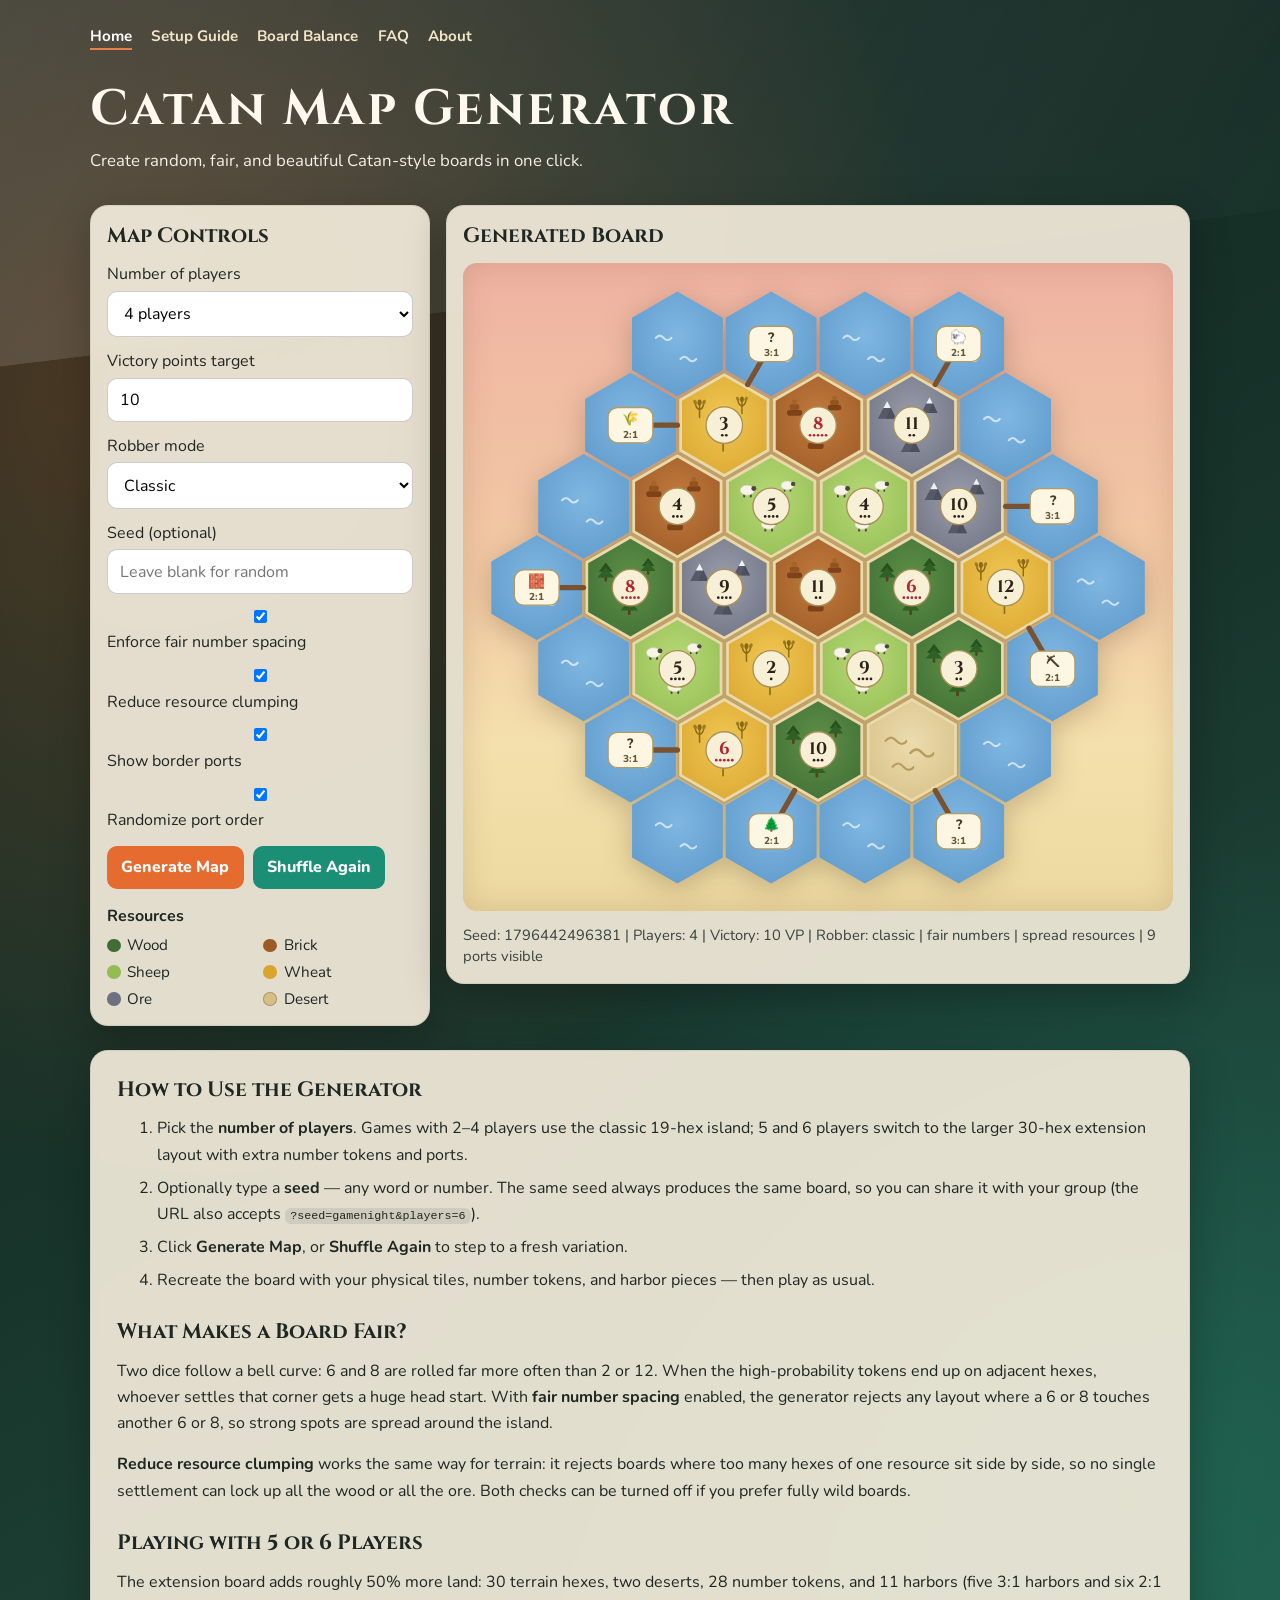
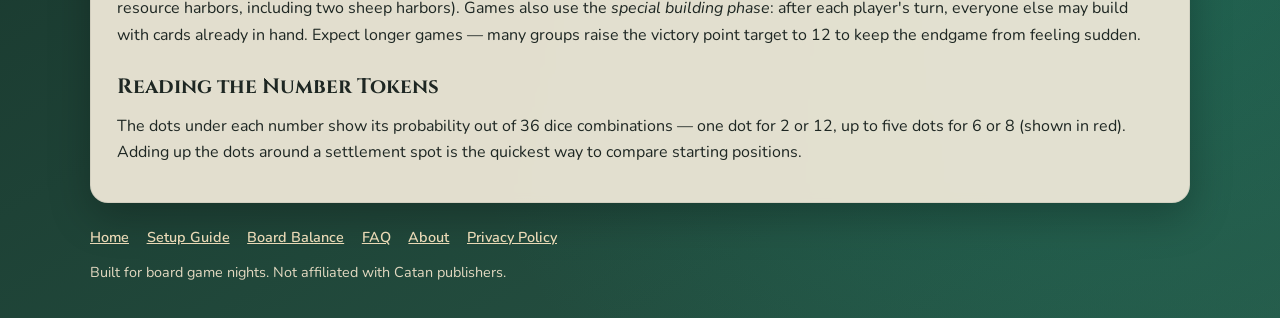
<file: index.html>
<!doctype html>
<html lang="en">
  <head>
    <meta charset="UTF-8" />
    <meta name="viewport" content="width=device-width, initial-scale=1.0" />
    <title>Catan Map Generator</title>
    <meta
      name="description"
      content="Generate balanced random Catan-style maps in your browser."
    />
    <link rel="preconnect" href="https://fonts.googleapis.com" />
    <link rel="preconnect" href="https://fonts.gstatic.com" crossorigin />
    <link
      href="https://fonts.googleapis.com/css2?family=Cinzel:wght@500;700&family=Nunito:wght@400;600;800&display=swap"
      rel="stylesheet"
    />
    <link rel="stylesheet" href="styles.css?v=20260706e" />
    <script
      async
      src="https://pagead2.googlesyndication.com/pagead/js/adsbygoogle.js?client=ca-pub-7222025310513192"
      crossorigin="anonymous"
    ></script>
  </head>
  <body>
    <div class="aurora" aria-hidden="true"></div>

    <header class="site-header">
      <nav class="site-nav" aria-label="Main">
        <a href="/" aria-current="page">Home</a>
        <a href="/guide">Setup Guide</a>
        <a href="/balance">Board Balance</a>
        <a href="/faq">FAQ</a>
        <a href="/about">About</a>
      </nav>
      <h1>Catan Map Generator</h1>
      <p>Create random, fair, and beautiful Catan-style boards in one click.</p>
    </header>

    <main class="layout">
      <section class="panel controls" aria-label="Map controls">
        <h2>Map Controls</h2>

        <div class="control-row">
          <label for="playerCount">Number of players</label>
          <select id="playerCount">
            <option value="2">2 players</option>
            <option value="3">3 players</option>
            <option value="4" selected>4 players</option>
            <option value="5">5 players (extension board)</option>
            <option value="6">6 players (extension board)</option>
          </select>
        </div>

        <div class="control-row">
          <label for="victoryPoints">Victory points target</label>
          <input id="victoryPoints" type="number" min="6" max="20" step="1" value="10" />
        </div>

        <div class="control-row">
          <label for="robberMode">Robber mode</label>
          <select id="robberMode">
            <option value="classic" selected>Classic</option>
            <option value="friendly">Friendly robber (no early steal)</option>
          </select>
        </div>

        <div class="control-row">
          <label for="seedInput">Seed (optional)</label>
          <input
            id="seedInput"
            type="text"
            maxlength="40"
            placeholder="Leave blank for random"
          />
        </div>

        <div class="control-row check-row">
          <input id="fairnessToggle" type="checkbox" checked />
          <label for="fairnessToggle">Enforce fair number spacing</label>
        </div>

        <div class="control-row check-row">
          <input id="resourceBalanceToggle" type="checkbox" checked />
          <label for="resourceBalanceToggle">Reduce resource clumping</label>
        </div>

        <div class="control-row check-row">
          <input id="portsToggle" type="checkbox" checked />
          <label for="portsToggle">Show border ports</label>
        </div>

        <div class="control-row check-row">
          <input id="randomPortsToggle" type="checkbox" checked />
          <label for="randomPortsToggle">Randomize port order</label>
        </div>

        <div class="button-row">
          <button id="generateBtn" type="button">Generate Map</button>
          <button id="shuffleBtn" type="button" class="secondary">
            Shuffle Again
          </button>
        </div>

        <div class="legend">
          <h3>Resources</h3>
          <ul>
            <li><span class="dot wood"></span> Wood</li>
            <li><span class="dot brick"></span> Brick</li>
            <li><span class="dot sheep"></span> Sheep</li>
            <li><span class="dot wheat"></span> Wheat</li>
            <li><span class="dot ore"></span> Ore</li>
            <li><span class="dot desert"></span> Desert</li>
          </ul>
        </div>
      </section>

      <section class="panel board-panel" aria-label="Generated board">
        <h2>Generated Board</h2>
        <div class="board-shell">
          <div id="board" class="board" aria-live="polite"></div>
        </div>
        <p id="boardMeta" class="meta"></p>
      </section>

    </main>

    <section class="content-wrap" aria-label="Guides">
      <div class="panel content-panel">
        <h2>How to Use the Generator</h2>
        <ol>
          <li>Pick the <strong>number of players</strong>. Games with 2&ndash;4 players use the classic 19-hex island; 5 and 6 players switch to the larger 30-hex extension layout with extra number tokens and ports.</li>
          <li>Optionally type a <strong>seed</strong> &mdash; any word or number. The same seed always produces the same board, so you can share it with your group (the URL also accepts <code>?seed=gamenight&amp;players=6</code>).</li>
          <li>Click <strong>Generate Map</strong>, or <strong>Shuffle Again</strong> to step to a fresh variation.</li>
          <li>Recreate the board with your physical tiles, number tokens, and harbor pieces &mdash; then play as usual.</li>
        </ol>

        <h2>What Makes a Board Fair?</h2>
        <p>
          Two dice follow a bell curve: 6 and 8 are rolled far more often than 2 or 12. When the
          high-probability tokens end up on adjacent hexes, whoever settles that corner gets a huge
          head start. With <strong>fair number spacing</strong> enabled, the generator rejects any
          layout where a 6 or 8 touches another 6 or 8, so strong spots are spread around the island.
        </p>
        <p>
          <strong>Reduce resource clumping</strong> works the same way for terrain: it rejects boards
          where too many hexes of one resource sit side by side, so no single settlement can lock up
          all the wood or all the ore. Both checks can be turned off if you prefer fully wild boards.
        </p>

        <h2>Playing with 5 or 6 Players</h2>
        <p>
          The extension board adds roughly 50% more land: 30 terrain hexes, two deserts, 28 number
          tokens, and 11 harbors (five 3:1 harbors and six 2:1 resource harbors, including two sheep
          harbors). Games also use the <em>special building phase</em>: after each player's turn,
          everyone else may build with cards already in hand. Expect longer games &mdash; many groups
          raise the victory point target to 12 to keep the endgame from feeling sudden.
        </p>

        <h2>Reading the Number Tokens</h2>
        <p>
          The dots under each number show its probability out of 36 dice combinations &mdash; one dot
          for 2 or 12, up to five dots for 6 or 8 (shown in red). Adding up the dots around a
          settlement spot is the quickest way to compare starting positions.
        </p>
      </div>
    </section>

    <footer class="site-footer">
      <nav class="footer-nav">
        <a href="/">Home</a>
        <a href="/guide">Setup Guide</a>
        <a href="/balance">Board Balance</a>
        <a href="/faq">FAQ</a>
        <a href="/about">About</a>
        <a href="/privacy">Privacy Policy</a>
      </nav>
      <p>Built for board game nights. Not affiliated with Catan publishers.</p>
    </footer>

    <script src="script.js?v=20260706c"></script>
  </body>
</html>
</file>
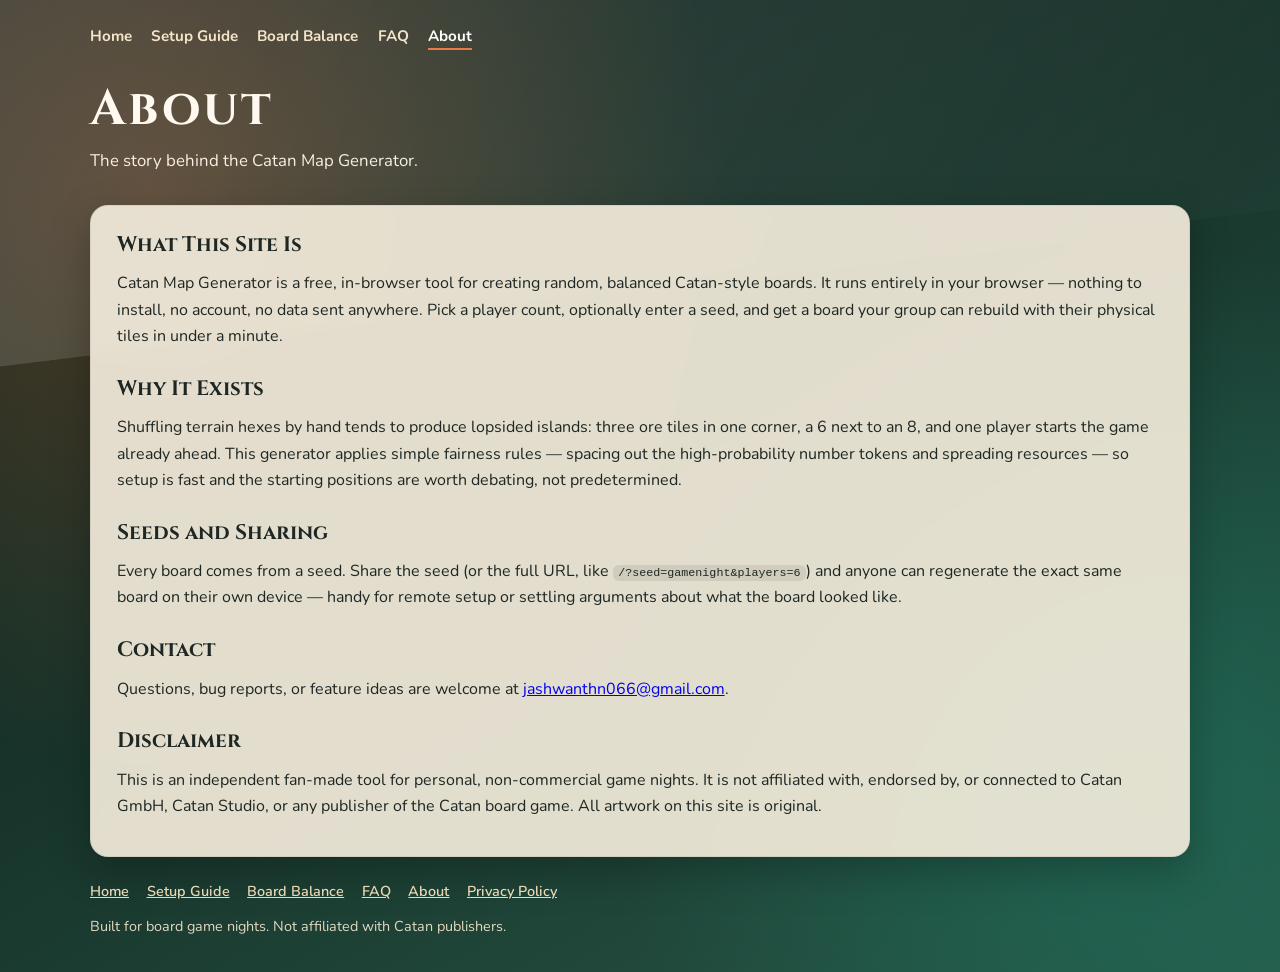
<file: about.html>
<!doctype html>
<html lang="en">
  <head>
    <meta charset="UTF-8" />
    <meta name="viewport" content="width=device-width, initial-scale=1.0" />
    <title>About — Catan Map Generator</title>
    <meta
      name="description"
      content="About the Catan Map Generator: a free in-browser tool for creating balanced random Catan-style boards."
    />
    <link rel="preconnect" href="https://fonts.googleapis.com" />
    <link rel="preconnect" href="https://fonts.gstatic.com" crossorigin />
    <link
      href="https://fonts.googleapis.com/css2?family=Cinzel:wght@500;700&family=Nunito:wght@400;600;800&display=swap"
      rel="stylesheet"
    />
    <link rel="stylesheet" href="styles.css?v=20260706e" />
    <script
      async
      src="https://pagead2.googlesyndication.com/pagead/js/adsbygoogle.js?client=ca-pub-7222025310513192"
      crossorigin="anonymous"
    ></script>
  </head>
  <body>
    <div class="aurora" aria-hidden="true"></div>

    <header class="site-header">
      <nav class="site-nav" aria-label="Main">
        <a href="/">Home</a>
        <a href="/guide">Setup Guide</a>
        <a href="/balance">Board Balance</a>
        <a href="/faq">FAQ</a>
        <a href="/about" aria-current="page">About</a>
      </nav>
      <h1>About</h1>
      <p>The story behind the Catan Map Generator.</p>
    </header>

    <section class="content-wrap">
      <div class="panel content-panel">
        <h2>What This Site Is</h2>
        <p>
          Catan Map Generator is a free, in-browser tool for creating random, balanced
          Catan-style boards. It runs entirely in your browser &mdash; nothing to install,
          no account, no data sent anywhere. Pick a player count, optionally enter a seed,
          and get a board your group can rebuild with their physical tiles in under a minute.
        </p>

        <h2>Why It Exists</h2>
        <p>
          Shuffling terrain hexes by hand tends to produce lopsided islands: three ore tiles
          in one corner, a 6 next to an 8, and one player starts the game already ahead. This
          generator applies simple fairness rules &mdash; spacing out the high-probability
          number tokens and spreading resources &mdash; so setup is fast and the starting
          positions are worth debating, not predetermined.
        </p>

        <h2>Seeds and Sharing</h2>
        <p>
          Every board comes from a seed. Share the seed (or the full URL, like
          <code>/?seed=gamenight&amp;players=6</code>) and anyone can regenerate the exact same
          board on their own device &mdash; handy for remote setup or settling arguments about
          what the board looked like.
        </p>

        <h2>Contact</h2>
        <p>
          Questions, bug reports, or feature ideas are welcome at
          <a href="mailto:jashwanthn066@gmail.com">jashwanthn066@gmail.com</a>.
        </p>

        <h2>Disclaimer</h2>
        <p>
          This is an independent fan-made tool for personal, non-commercial game nights. It is
          not affiliated with, endorsed by, or connected to Catan GmbH, Catan Studio, or any
          publisher of the Catan board game. All artwork on this site is original.
        </p>
      </div>
    </section>

    <footer class="site-footer">
      <nav class="footer-nav">
        <a href="/">Home</a>
        <a href="/guide">Setup Guide</a>
        <a href="/balance">Board Balance</a>
        <a href="/faq">FAQ</a>
        <a href="/about">About</a>
        <a href="/privacy">Privacy Policy</a>
      </nav>
      <p>Built for board game nights. Not affiliated with Catan publishers.</p>
    </footer>
  </body>
</html>
</file>
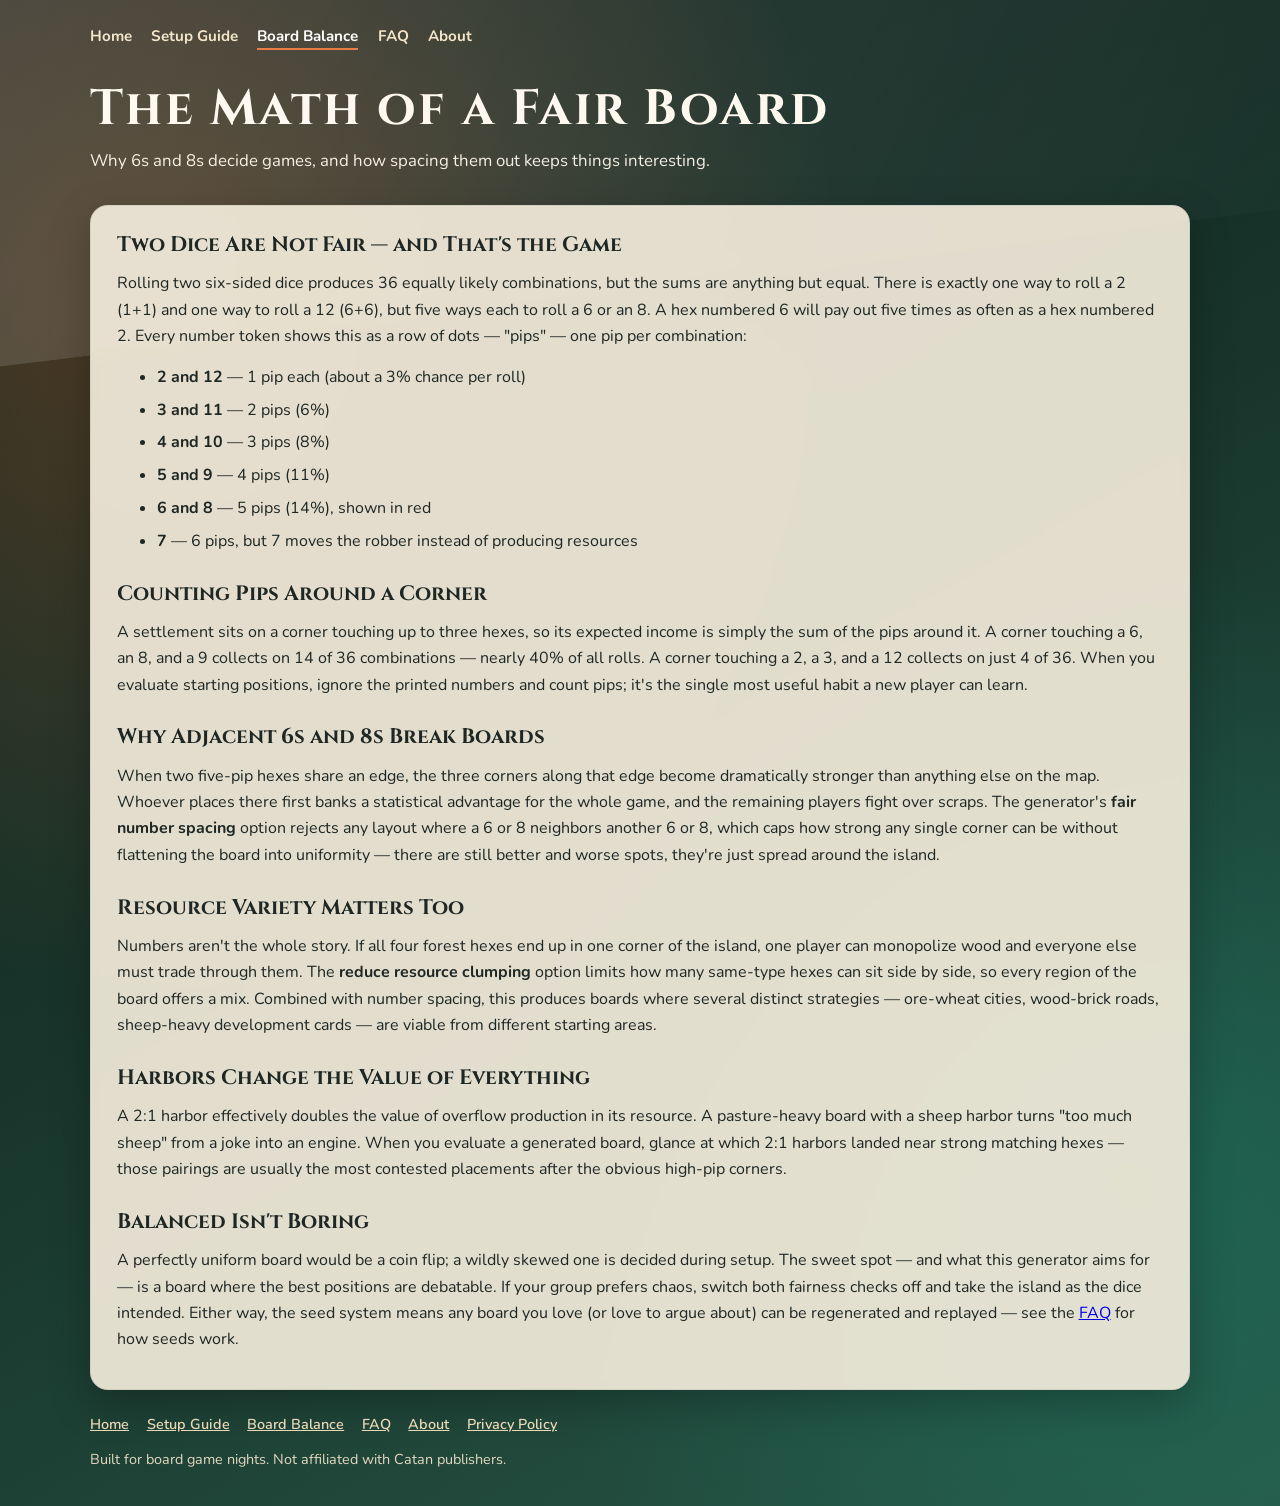
<file: balance.html>
<!doctype html>
<html lang="en">
  <head>
    <meta charset="UTF-8" />
    <meta name="viewport" content="width=device-width, initial-scale=1.0" />
    <title>What Makes a Balanced Board? — Catan Map Generator</title>
    <meta
      name="description"
      content="Dice probability, pip counts, and resource distribution: the math behind balanced Catan boards and how the generator applies it."
    />
    <link rel="preconnect" href="https://fonts.googleapis.com" />
    <link rel="preconnect" href="https://fonts.gstatic.com" crossorigin />
    <link
      href="https://fonts.googleapis.com/css2?family=Cinzel:wght@500;700&family=Nunito:wght@400;600;800&display=swap"
      rel="stylesheet"
    />
    <link rel="stylesheet" href="styles.css?v=20260706e" />
    <script
      async
      src="https://pagead2.googlesyndication.com/pagead/js/adsbygoogle.js?client=ca-pub-7222025310513192"
      crossorigin="anonymous"
    ></script>
  </head>
  <body>
    <div class="aurora" aria-hidden="true"></div>

    <header class="site-header">
      <nav class="site-nav" aria-label="Main">
        <a href="/">Home</a>
        <a href="/guide">Setup Guide</a>
        <a href="/balance" aria-current="page">Board Balance</a>
        <a href="/faq">FAQ</a>
        <a href="/about">About</a>
      </nav>
      <h1>The Math of a Fair Board</h1>
      <p>Why 6s and 8s decide games, and how spacing them out keeps things interesting.</p>
    </header>

    <section class="content-wrap">
      <div class="panel content-panel">
        <h2>Two Dice Are Not Fair &mdash; and That's the Game</h2>
        <p>
          Rolling two six-sided dice produces 36 equally likely combinations, but the sums are
          anything but equal. There is exactly one way to roll a 2 (1+1) and one way to roll a 12
          (6+6), but five ways each to roll a 6 or an 8. A hex numbered 6 will pay out five times
          as often as a hex numbered 2. Every number token shows this as a row of dots &mdash;
          "pips" &mdash; one pip per combination:
        </p>
        <ul>
          <li><strong>2 and 12</strong> — 1 pip each (about a 3% chance per roll)</li>
          <li><strong>3 and 11</strong> — 2 pips (6%)</li>
          <li><strong>4 and 10</strong> — 3 pips (8%)</li>
          <li><strong>5 and 9</strong> — 4 pips (11%)</li>
          <li><strong>6 and 8</strong> — 5 pips (14%), shown in red</li>
          <li><strong>7</strong> — 6 pips, but 7 moves the robber instead of producing resources</li>
        </ul>

        <h2>Counting Pips Around a Corner</h2>
        <p>
          A settlement sits on a corner touching up to three hexes, so its expected income is
          simply the sum of the pips around it. A corner touching a 6, an 8, and a 9 collects on
          14 of 36 combinations &mdash; nearly 40% of all rolls. A corner touching a 2, a 3, and a
          12 collects on just 4 of 36. When you evaluate starting positions, ignore the printed
          numbers and count pips; it's the single most useful habit a new player can learn.
        </p>

        <h2>Why Adjacent 6s and 8s Break Boards</h2>
        <p>
          When two five-pip hexes share an edge, the three corners along that edge become
          dramatically stronger than anything else on the map. Whoever places there first banks a
          statistical advantage for the whole game, and the remaining players fight over scraps.
          The generator's <strong>fair number spacing</strong> option rejects any layout where a 6
          or 8 neighbors another 6 or 8, which caps how strong any single corner can be without
          flattening the board into uniformity &mdash; there are still better and worse spots,
          they're just spread around the island.
        </p>

        <h2>Resource Variety Matters Too</h2>
        <p>
          Numbers aren't the whole story. If all four forest hexes end up in one corner of the
          island, one player can monopolize wood and everyone else must trade through them. The
          <strong>reduce resource clumping</strong> option limits how many same-type hexes can sit
          side by side, so every region of the board offers a mix. Combined with number spacing,
          this produces boards where several distinct strategies &mdash; ore-wheat cities, wood-brick
          roads, sheep-heavy development cards &mdash; are viable from different starting areas.
        </p>

        <h2>Harbors Change the Value of Everything</h2>
        <p>
          A 2:1 harbor effectively doubles the value of overflow production in its resource. A
          pasture-heavy board with a sheep harbor turns "too much sheep" from a joke into an
          engine. When you evaluate a generated board, glance at which 2:1 harbors landed near
          strong matching hexes &mdash; those pairings are usually the most contested placements
          after the obvious high-pip corners.
        </p>

        <h2>Balanced Isn't Boring</h2>
        <p>
          A perfectly uniform board would be a coin flip; a wildly skewed one is decided during
          setup. The sweet spot &mdash; and what this generator aims for &mdash; is a board where
          the best positions are debatable. If your group prefers chaos, switch both fairness
          checks off and take the island as the dice intended. Either way, the seed system means
          any board you love (or love to argue about) can be regenerated and replayed &mdash; see
          the <a href="/faq">FAQ</a> for how seeds work.
        </p>
      </div>
    </section>

    <footer class="site-footer">
      <nav class="footer-nav">
        <a href="/">Home</a>
        <a href="/guide">Setup Guide</a>
        <a href="/balance">Board Balance</a>
        <a href="/faq">FAQ</a>
        <a href="/about">About</a>
        <a href="/privacy">Privacy Policy</a>
      </nav>
      <p>Built for board game nights. Not affiliated with Catan publishers.</p>
    </footer>
  </body>
</html>
</file>
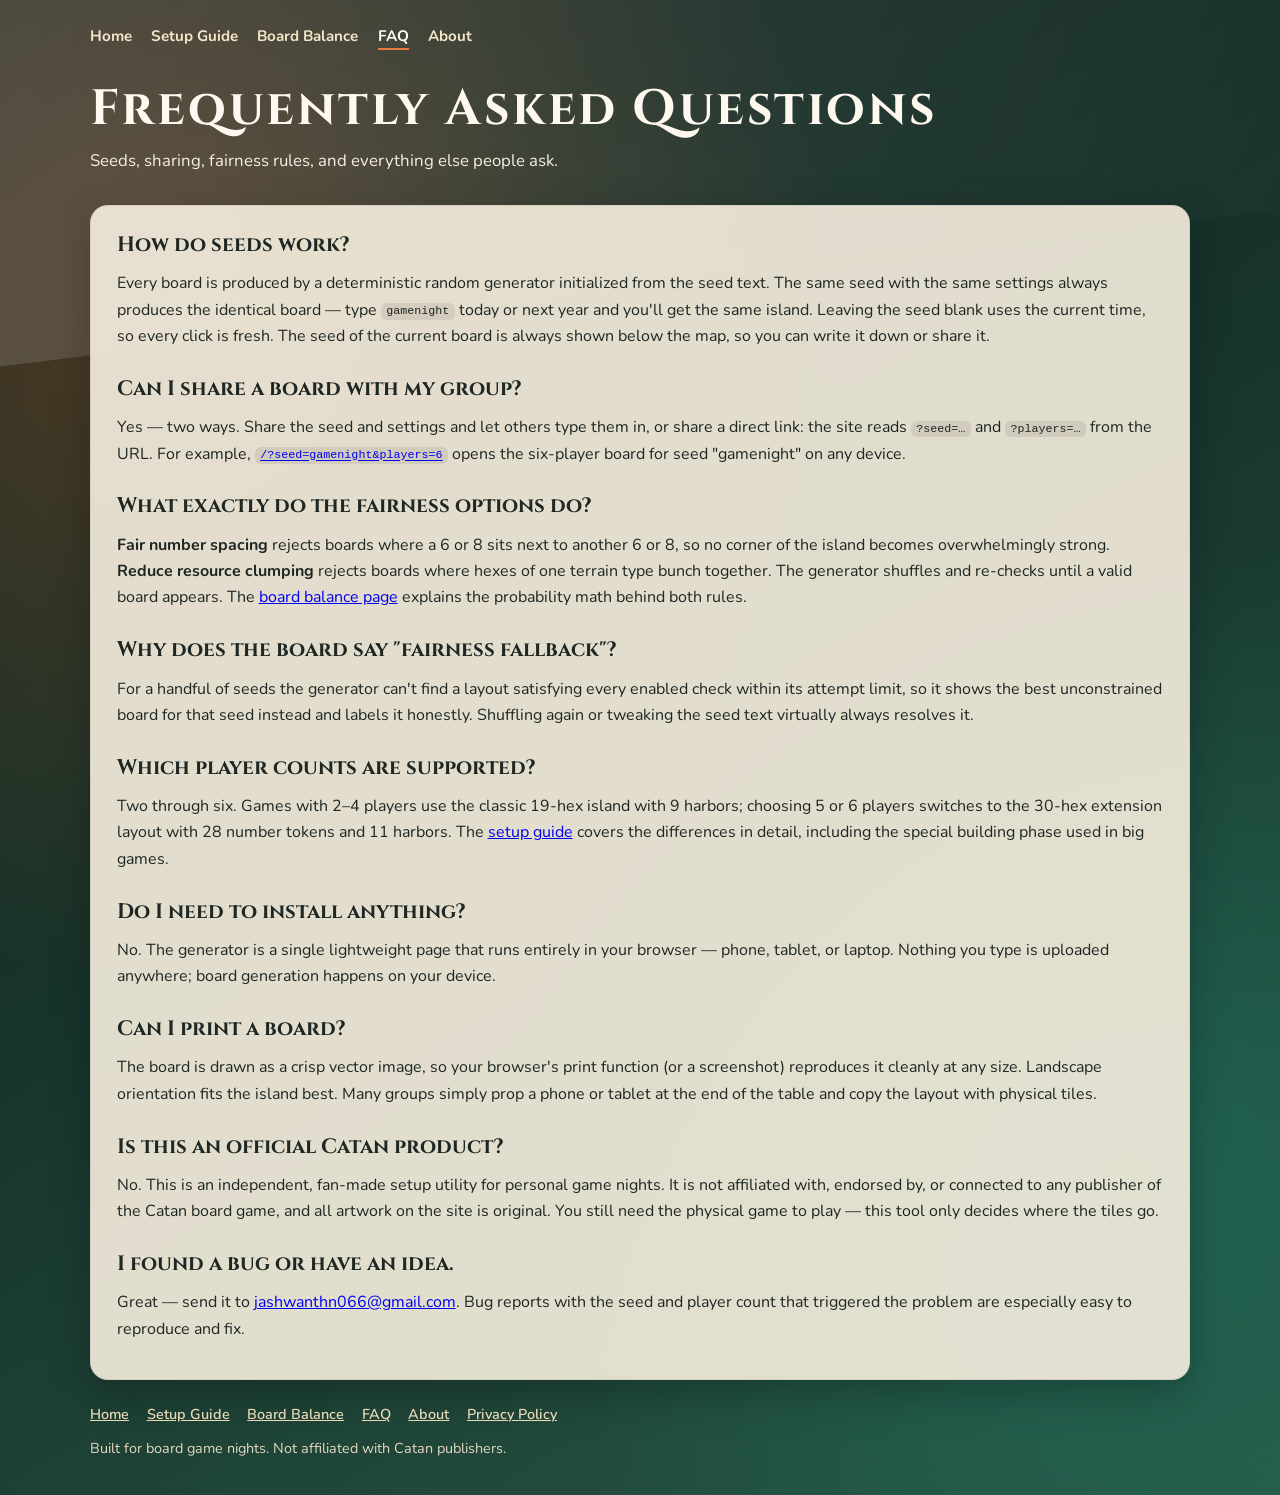
<file: faq.html>
<!doctype html>
<html lang="en">
  <head>
    <meta charset="UTF-8" />
    <meta name="viewport" content="width=device-width, initial-scale=1.0" />
    <title>FAQ — Catan Map Generator</title>
    <meta
      name="description"
      content="Frequently asked questions about the Catan Map Generator: seeds, sharing boards, fairness rules, player counts, and printing."
    />
    <link rel="preconnect" href="https://fonts.googleapis.com" />
    <link rel="preconnect" href="https://fonts.gstatic.com" crossorigin />
    <link
      href="https://fonts.googleapis.com/css2?family=Cinzel:wght@500;700&family=Nunito:wght@400;600;800&display=swap"
      rel="stylesheet"
    />
    <link rel="stylesheet" href="styles.css?v=20260706e" />
    <script
      async
      src="https://pagead2.googlesyndication.com/pagead/js/adsbygoogle.js?client=ca-pub-7222025310513192"
      crossorigin="anonymous"
    ></script>
  </head>
  <body>
    <div class="aurora" aria-hidden="true"></div>

    <header class="site-header">
      <nav class="site-nav" aria-label="Main">
        <a href="/">Home</a>
        <a href="/guide">Setup Guide</a>
        <a href="/balance">Board Balance</a>
        <a href="/faq" aria-current="page">FAQ</a>
        <a href="/about">About</a>
      </nav>
      <h1>Frequently Asked Questions</h1>
      <p>Seeds, sharing, fairness rules, and everything else people ask.</p>
    </header>

    <section class="content-wrap">
      <div class="panel content-panel">
        <h2>How do seeds work?</h2>
        <p>
          Every board is produced by a deterministic random generator initialized from the seed
          text. The same seed with the same settings always produces the identical board &mdash;
          type <code>gamenight</code> today or next year and you'll get the same island. Leaving
          the seed blank uses the current time, so every click is fresh. The seed of the current
          board is always shown below the map, so you can write it down or share it.
        </p>

        <h2>Can I share a board with my group?</h2>
        <p>
          Yes &mdash; two ways. Share the seed and settings and let others type them in, or share a
          direct link: the site reads <code>?seed=&hellip;</code> and <code>?players=&hellip;</code>
          from the URL. For example,
          <a href="/?seed=gamenight&amp;players=6"><code>/?seed=gamenight&amp;players=6</code></a>
          opens the six-player board for seed "gamenight" on any device.
        </p>

        <h2>What exactly do the fairness options do?</h2>
        <p>
          <strong>Fair number spacing</strong> rejects boards where a 6 or 8 sits next to another 6
          or 8, so no corner of the island becomes overwhelmingly strong.
          <strong>Reduce resource clumping</strong> rejects boards where hexes of one terrain type
          bunch together. The generator shuffles and re-checks until a valid board appears. The
          <a href="/balance">board balance page</a> explains the probability math behind both rules.
        </p>

        <h2>Why does the board say "fairness fallback"?</h2>
        <p>
          For a handful of seeds the generator can't find a layout satisfying every enabled check
          within its attempt limit, so it shows the best unconstrained board for that seed instead
          and labels it honestly. Shuffling again or tweaking the seed text virtually always
          resolves it.
        </p>

        <h2>Which player counts are supported?</h2>
        <p>
          Two through six. Games with 2&ndash;4 players use the classic 19-hex island with 9
          harbors; choosing 5 or 6 players switches to the 30-hex extension layout with 28 number
          tokens and 11 harbors. The <a href="/guide">setup guide</a> covers the differences in
          detail, including the special building phase used in big games.
        </p>

        <h2>Do I need to install anything?</h2>
        <p>
          No. The generator is a single lightweight page that runs entirely in your browser &mdash;
          phone, tablet, or laptop. Nothing you type is uploaded anywhere; board generation happens
          on your device.
        </p>

        <h2>Can I print a board?</h2>
        <p>
          The board is drawn as a crisp vector image, so your browser's print function (or a
          screenshot) reproduces it cleanly at any size. Landscape orientation fits the island
          best. Many groups simply prop a phone or tablet at the end of the table and copy the
          layout with physical tiles.
        </p>

        <h2>Is this an official Catan product?</h2>
        <p>
          No. This is an independent, fan-made setup utility for personal game nights. It is not
          affiliated with, endorsed by, or connected to any publisher of the Catan board game, and
          all artwork on the site is original. You still need the physical game to play &mdash;
          this tool only decides where the tiles go.
        </p>

        <h2>I found a bug or have an idea.</h2>
        <p>
          Great &mdash; send it to <a href="mailto:jashwanthn066@gmail.com">jashwanthn066@gmail.com</a>.
          Bug reports with the seed and player count that triggered the problem are especially easy
          to reproduce and fix.
        </p>
      </div>
    </section>

    <footer class="site-footer">
      <nav class="footer-nav">
        <a href="/">Home</a>
        <a href="/guide">Setup Guide</a>
        <a href="/balance">Board Balance</a>
        <a href="/faq">FAQ</a>
        <a href="/about">About</a>
        <a href="/privacy">Privacy Policy</a>
      </nav>
      <p>Built for board game nights. Not affiliated with Catan publishers.</p>
    </footer>
  </body>
</html>
</file>
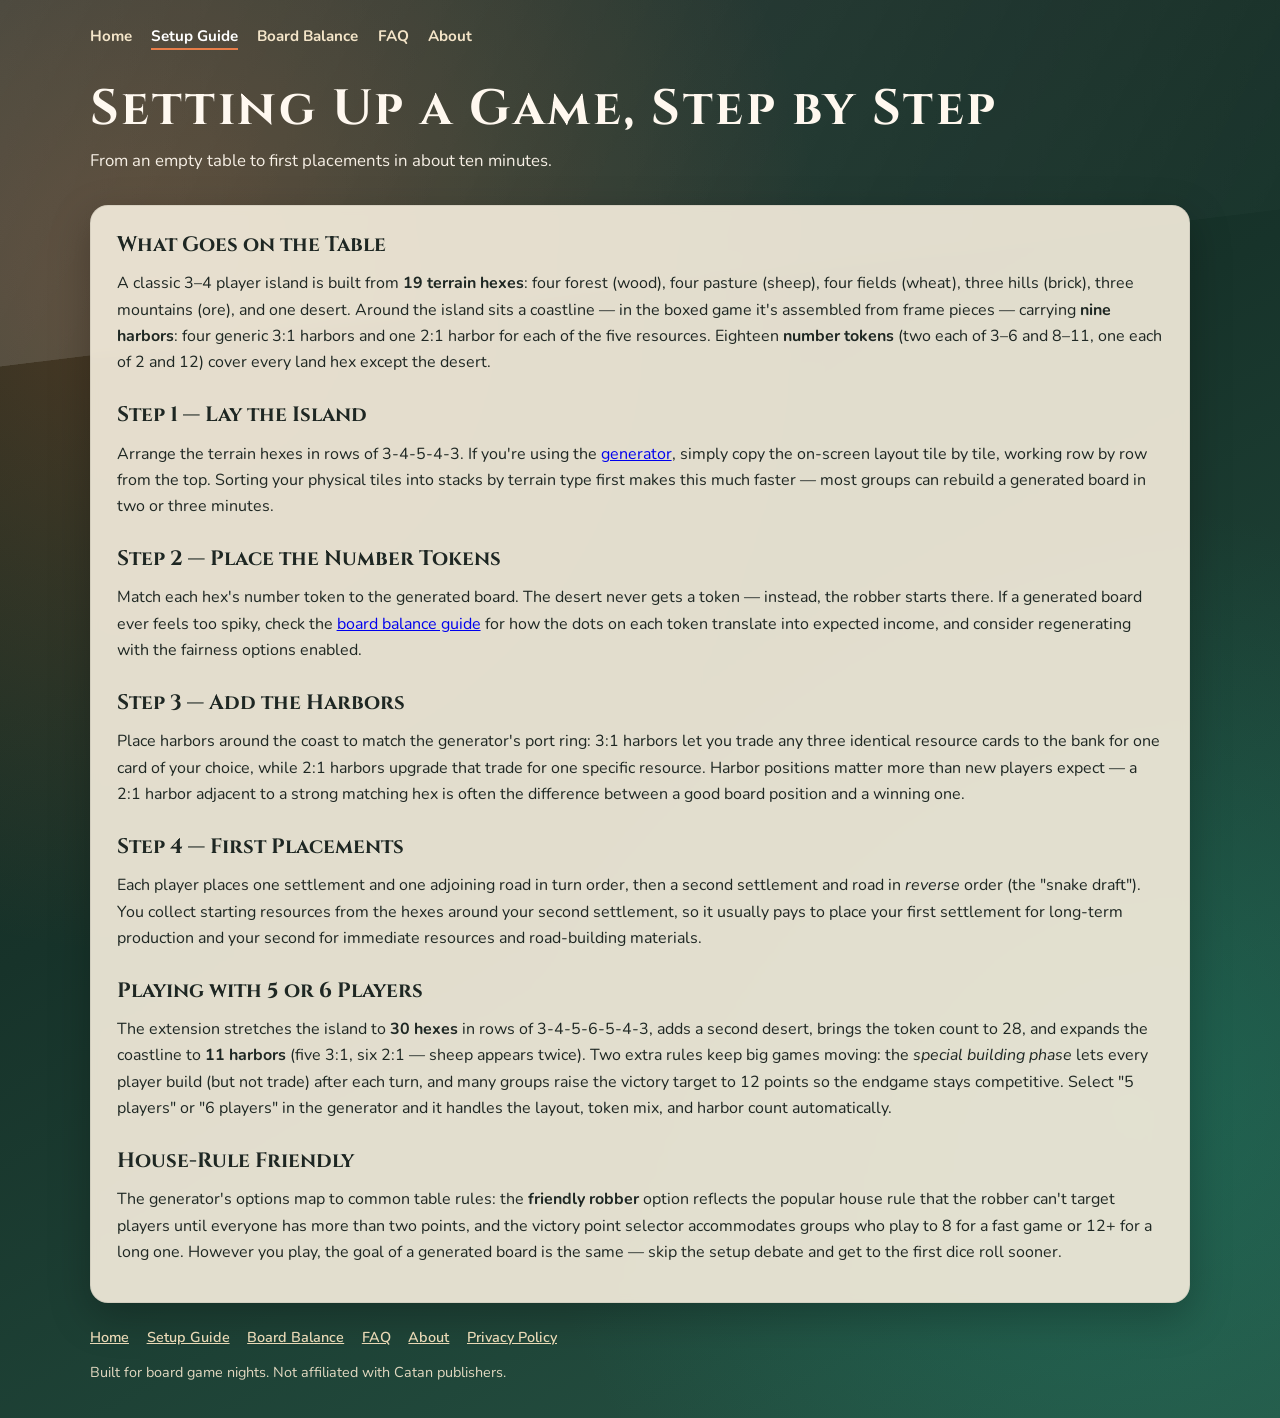
<file: guide.html>
<!doctype html>
<html lang="en">
  <head>
    <meta charset="UTF-8" />
    <meta name="viewport" content="width=device-width, initial-scale=1.0" />
    <title>Catan Setup Guide — Catan Map Generator</title>
    <meta
      name="description"
      content="A step-by-step guide to setting up a Catan game: tile counts, number tokens, harbors, variable setup, and the 5-6 player extension."
    />
    <link rel="preconnect" href="https://fonts.googleapis.com" />
    <link rel="preconnect" href="https://fonts.gstatic.com" crossorigin />
    <link
      href="https://fonts.googleapis.com/css2?family=Cinzel:wght@500;700&family=Nunito:wght@400;600;800&display=swap"
      rel="stylesheet"
    />
    <link rel="stylesheet" href="styles.css?v=20260706e" />
    <script
      async
      src="https://pagead2.googlesyndication.com/pagead/js/adsbygoogle.js?client=ca-pub-7222025310513192"
      crossorigin="anonymous"
    ></script>
  </head>
  <body>
    <div class="aurora" aria-hidden="true"></div>

    <header class="site-header">
      <nav class="site-nav" aria-label="Main">
        <a href="/">Home</a>
        <a href="/guide" aria-current="page">Setup Guide</a>
        <a href="/balance">Board Balance</a>
        <a href="/faq">FAQ</a>
        <a href="/about">About</a>
      </nav>
      <h1>Setting Up a Game, Step by Step</h1>
      <p>From an empty table to first placements in about ten minutes.</p>
    </header>

    <section class="content-wrap">
      <div class="panel content-panel">
        <h2>What Goes on the Table</h2>
        <p>
          A classic 3&ndash;4 player island is built from <strong>19 terrain hexes</strong>: four
          forest (wood), four pasture (sheep), four fields (wheat), three hills (brick), three
          mountains (ore), and one desert. Around the island sits a coastline &mdash; in the boxed
          game it's assembled from frame pieces &mdash; carrying <strong>nine harbors</strong>:
          four generic 3:1 harbors and one 2:1 harbor for each of the five resources. Eighteen
          <strong>number tokens</strong> (two each of 3&ndash;6 and 8&ndash;11, one each of 2 and
          12) cover every land hex except the desert.
        </p>

        <h2>Step 1 — Lay the Island</h2>
        <p>
          Arrange the terrain hexes in rows of 3-4-5-4-3. If you're using the
          <a href="/">generator</a>, simply copy the on-screen layout tile by tile, working row by
          row from the top. Sorting your physical tiles into stacks by terrain type first makes
          this much faster &mdash; most groups can rebuild a generated board in two or three
          minutes.
        </p>

        <h2>Step 2 — Place the Number Tokens</h2>
        <p>
          Match each hex's number token to the generated board. The desert never gets a token
          &mdash; instead, the robber starts there. If a generated board ever feels too spiky,
          check the <a href="/balance">board balance guide</a> for how the dots on each token
          translate into expected income, and consider regenerating with the fairness options
          enabled.
        </p>

        <h2>Step 3 — Add the Harbors</h2>
        <p>
          Place harbors around the coast to match the generator's port ring: 3:1 harbors let you
          trade any three identical resource cards to the bank for one card of your choice, while
          2:1 harbors upgrade that trade for one specific resource. Harbor positions matter more
          than new players expect &mdash; a 2:1 harbor adjacent to a strong matching hex is often
          the difference between a good board position and a winning one.
        </p>

        <h2>Step 4 — First Placements</h2>
        <p>
          Each player places one settlement and one adjoining road in turn order, then a second
          settlement and road in <em>reverse</em> order (the "snake draft"). You collect starting
          resources from the hexes around your second settlement, so it usually pays to place your
          first settlement for long-term production and your second for immediate resources and
          road-building materials.
        </p>

        <h2>Playing with 5 or 6 Players</h2>
        <p>
          The extension stretches the island to <strong>30 hexes</strong> in rows of 3-4-5-6-5-4-3,
          adds a second desert, brings the token count to 28, and expands the coastline to
          <strong>11 harbors</strong> (five 3:1, six 2:1 &mdash; sheep appears twice). Two extra
          rules keep big games moving: the <em>special building phase</em> lets every player build
          (but not trade) after each turn, and many groups raise the victory target to 12 points
          so the endgame stays competitive. Select "5 players" or "6 players" in the generator and
          it handles the layout, token mix, and harbor count automatically.
        </p>

        <h2>House-Rule Friendly</h2>
        <p>
          The generator's options map to common table rules: the <strong>friendly robber</strong>
          option reflects the popular house rule that the robber can't target players until
          everyone has more than two points, and the victory point selector accommodates groups
          who play to 8 for a fast game or 12+ for a long one. However you play, the goal of a
          generated board is the same &mdash; skip the setup debate and get to the first dice roll
          sooner.
        </p>
      </div>
    </section>

    <footer class="site-footer">
      <nav class="footer-nav">
        <a href="/">Home</a>
        <a href="/guide">Setup Guide</a>
        <a href="/balance">Board Balance</a>
        <a href="/faq">FAQ</a>
        <a href="/about">About</a>
        <a href="/privacy">Privacy Policy</a>
      </nav>
      <p>Built for board game nights. Not affiliated with Catan publishers.</p>
    </footer>
  </body>
</html>
</file>
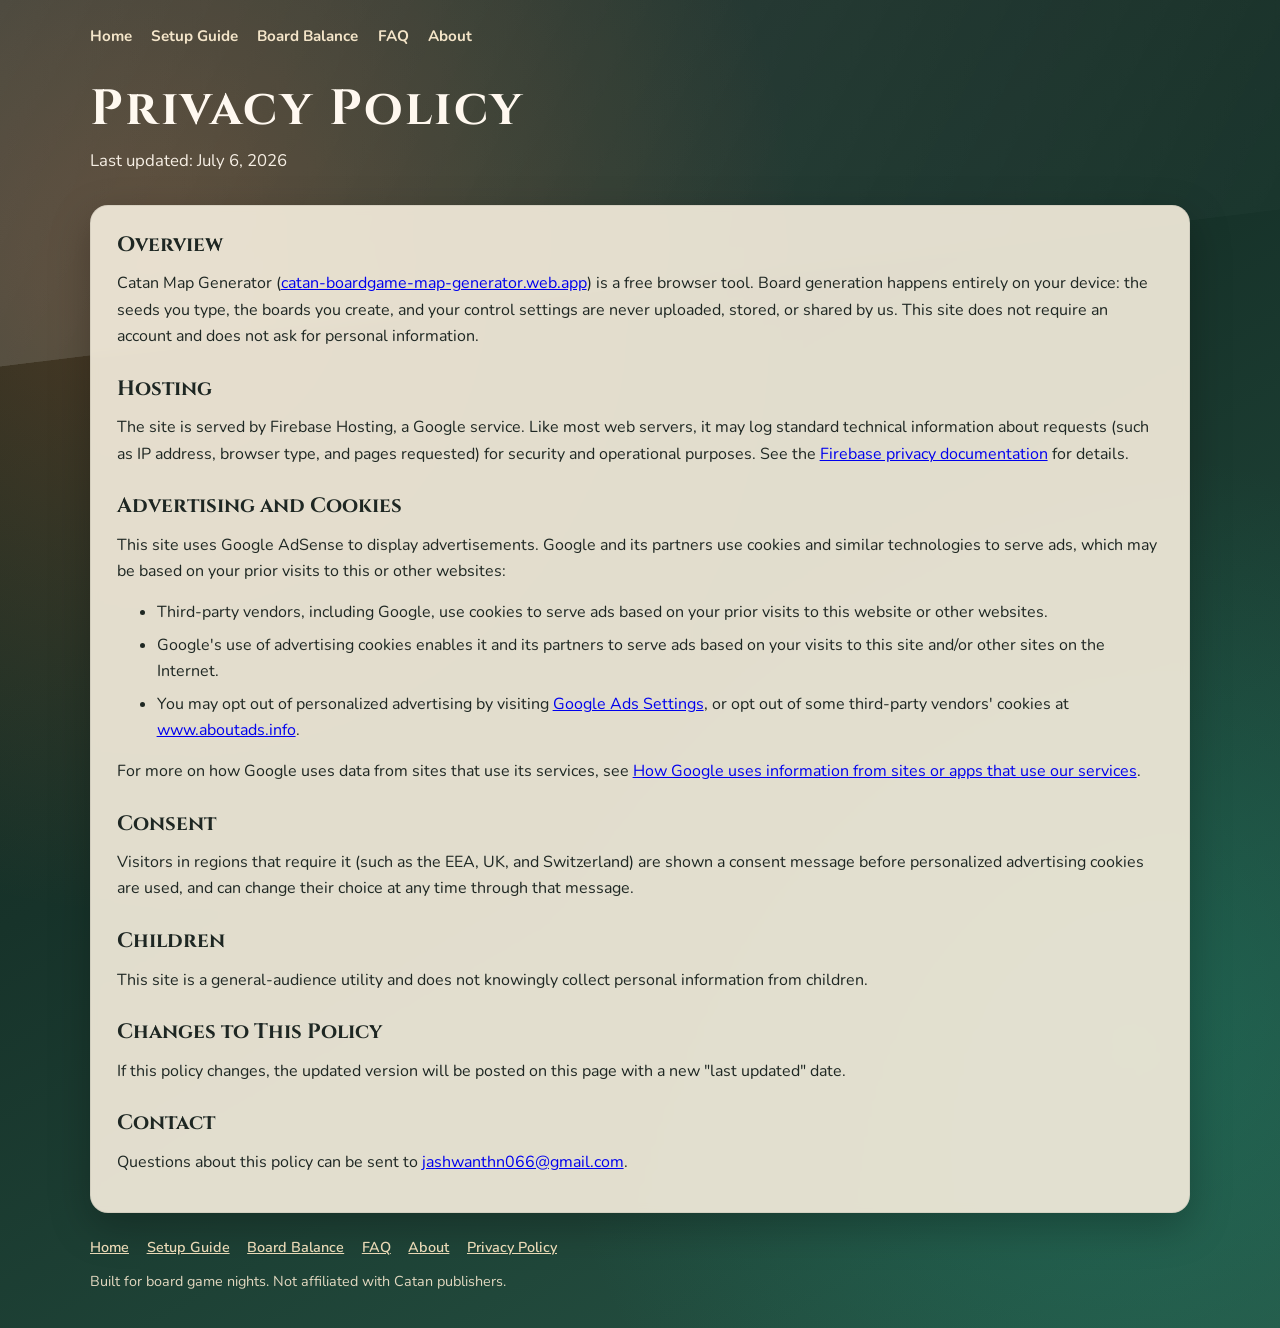
<file: privacy.html>
<!doctype html>
<html lang="en">
  <head>
    <meta charset="UTF-8" />
    <meta name="viewport" content="width=device-width, initial-scale=1.0" />
    <title>Privacy Policy — Catan Map Generator</title>
    <meta
      name="description"
      content="Privacy policy for the Catan Map Generator, covering cookies, advertising, and data handling."
    />
    <link rel="preconnect" href="https://fonts.googleapis.com" />
    <link rel="preconnect" href="https://fonts.gstatic.com" crossorigin />
    <link
      href="https://fonts.googleapis.com/css2?family=Cinzel:wght@500;700&family=Nunito:wght@400;600;800&display=swap"
      rel="stylesheet"
    />
    <link rel="stylesheet" href="styles.css?v=20260706e" />
    <script
      async
      src="https://pagead2.googlesyndication.com/pagead/js/adsbygoogle.js?client=ca-pub-7222025310513192"
      crossorigin="anonymous"
    ></script>
  </head>
  <body>
    <div class="aurora" aria-hidden="true"></div>

    <header class="site-header">
      <nav class="site-nav" aria-label="Main">
        <a href="/">Home</a>
        <a href="/guide">Setup Guide</a>
        <a href="/balance">Board Balance</a>
        <a href="/faq">FAQ</a>
        <a href="/about">About</a>
      </nav>
      <h1>Privacy Policy</h1>
      <p>Last updated: July 6, 2026</p>
    </header>

    <section class="content-wrap">
      <div class="panel content-panel">
        <h2>Overview</h2>
        <p>
          Catan Map Generator (<a href="https://catan-boardgame-map-generator.web.app">catan-boardgame-map-generator.web.app</a>)
          is a free browser tool. Board generation happens entirely on your device: the seeds you
          type, the boards you create, and your control settings are never uploaded, stored, or
          shared by us. This site does not require an account and does not ask for personal
          information.
        </p>

        <h2>Hosting</h2>
        <p>
          The site is served by Firebase Hosting, a Google service. Like most web servers, it
          may log standard technical information about requests (such as IP address, browser
          type, and pages requested) for security and operational purposes. See the
          <a href="https://firebase.google.com/support/privacy" rel="noopener" target="_blank">Firebase privacy documentation</a>
          for details.
        </p>

        <h2>Advertising and Cookies</h2>
        <p>
          This site uses Google AdSense to display advertisements. Google and its partners use
          cookies and similar technologies to serve ads, which may be based on your prior visits
          to this or other websites:
        </p>
        <ul>
          <li>Third-party vendors, including Google, use cookies to serve ads based on your prior visits to this website or other websites.</li>
          <li>Google's use of advertising cookies enables it and its partners to serve ads based on your visits to this site and/or other sites on the Internet.</li>
          <li>You may opt out of personalized advertising by visiting <a href="https://myadcenter.google.com" rel="noopener" target="_blank">Google Ads Settings</a>, or opt out of some third-party vendors' cookies at <a href="https://www.aboutads.info" rel="noopener" target="_blank">www.aboutads.info</a>.</li>
        </ul>
        <p>
          For more on how Google uses data from sites that use its services, see
          <a href="https://policies.google.com/technologies/partner-sites" rel="noopener" target="_blank">How Google uses information from sites or apps that use our services</a>.
        </p>

        <h2>Consent</h2>
        <p>
          Visitors in regions that require it (such as the EEA, UK, and Switzerland) are shown a
          consent message before personalized advertising cookies are used, and can change their
          choice at any time through that message.
        </p>

        <h2>Children</h2>
        <p>
          This site is a general-audience utility and does not knowingly collect personal
          information from children.
        </p>

        <h2>Changes to This Policy</h2>
        <p>
          If this policy changes, the updated version will be posted on this page with a new
          "last updated" date.
        </p>

        <h2>Contact</h2>
        <p>
          Questions about this policy can be sent to
          <a href="mailto:jashwanthn066@gmail.com">jashwanthn066@gmail.com</a>.
        </p>
      </div>
    </section>

    <footer class="site-footer">
      <nav class="footer-nav">
        <a href="/">Home</a>
        <a href="/guide">Setup Guide</a>
        <a href="/balance">Board Balance</a>
        <a href="/faq">FAQ</a>
        <a href="/about">About</a>
        <a href="/privacy">Privacy Policy</a>
      </nav>
      <p>Built for board game nights. Not affiliated with Catan publishers.</p>
    </footer>
  </body>
</html>
</file>
<file: styles.css>
:root {
  --bg-deep: #10201b;
  --bg-mid: #17332a;
  --bg-light: #275646;
  --panel: rgba(244, 236, 220, 0.92);
  --ink: #1e2723;
  --accent: #e56b2f;
  --accent-2: #1a8f75;
  --shadow: 0 14px 40px rgba(0, 0, 0, 0.25);

  --wood: #3f6d34;
  --brick: #9c5a26;
  --sheep: #93bd52;
  --wheat: #d9a52f;
  --ore: #6d7080;
  --desert: #d6bf85;
}

* {
  box-sizing: border-box;
}

body {
  margin: 0;
  min-height: 100vh;
  font-family: "Nunito", sans-serif;
  color: var(--ink);
  background:
    radial-gradient(circle at 12% 20%, rgba(229, 107, 47, 0.28) 0, transparent 42%),
    radial-gradient(circle at 88% 78%, rgba(26, 143, 117, 0.35) 0, transparent 38%),
    linear-gradient(150deg, var(--bg-deep), var(--bg-mid) 45%, var(--bg-light));
  position: relative;
  overflow-x: hidden;
}

.aurora {
  position: fixed;
  inset: -10% -10% auto -10%;
  height: 42vh;
  background: linear-gradient(120deg, rgba(255, 255, 255, 0.16), rgba(255, 255, 255, 0));
  transform: skewY(-7deg);
  pointer-events: none;
}

.site-header,
.site-footer {
  width: min(1100px, calc(100% - 2rem));
  margin: 0 auto;
}

.site-header {
  padding: 1.6rem 0 1rem;
  color: #fff8ee;
}

.site-nav {
  display: flex;
  flex-wrap: wrap;
  gap: 0.3rem 1.2rem;
  margin-bottom: 1.6rem;
  font-weight: 700;
  font-size: 0.95rem;
}

.site-nav a {
  color: #f3e2c2;
  text-decoration: none;
  border-bottom: 2px solid transparent;
  padding-bottom: 0.15rem;
}

.site-nav a:hover {
  color: #ffffff;
}

.site-nav a[aria-current="page"] {
  color: #ffffff;
  border-bottom-color: var(--accent);
}

.site-header h1 {
  margin: 0;
  font-family: "Cinzel", serif;
  letter-spacing: 0.05em;
  font-size: clamp(2rem, 5vw, 3.1rem);
}

.site-header p {
  margin-top: 0.45rem;
  font-size: 1.05rem;
  opacity: 0.95;
}

.layout {
  width: min(1100px, calc(100% - 2rem));
  margin: 0 auto;
  display: grid;
  gap: 1rem;
  grid-template-columns: 1fr;
  padding-bottom: 1.5rem;
}

.panel {
  background: var(--panel);
  border: 1px solid rgba(0, 0, 0, 0.07);
  border-radius: 18px;
  box-shadow: var(--shadow);
  padding: 1rem;
  backdrop-filter: blur(4px);
}

.panel h2 {
  margin: 0 0 0.85rem;
  font-family: "Cinzel", serif;
  font-size: 1.3rem;
}

.controls .control-row {
  display: grid;
  gap: 0.35rem;
  margin-bottom: 0.8rem;
}

.controls input[type="text"] {
  width: 100%;
  padding: 0.64rem 0.72rem;
  border-radius: 10px;
  border: 1px solid rgba(0, 0, 0, 0.2);
  font: inherit;
}

.controls input[type="number"],
.controls select {
  width: 100%;
  padding: 0.64rem 0.72rem;
  border-radius: 10px;
  border: 1px solid rgba(0, 0, 0, 0.2);
  font: inherit;
  background: #fff;
}

.check-row {
  display: flex;
  align-items: center;
  gap: 0.5rem;
}

.button-row {
  display: flex;
  gap: 0.55rem;
  margin: 0.9rem 0 1rem;
}

button {
  border: 0;
  border-radius: 10px;
  padding: 0.65rem 0.9rem;
  font: inherit;
  font-weight: 800;
  background: var(--accent);
  color: #fff;
  cursor: pointer;
  transition: transform 120ms ease, filter 120ms ease;
}

button:hover {
  transform: translateY(-1px);
  filter: brightness(1.04);
}

button.secondary {
  background: var(--accent-2);
}

.legend h3 {
  margin: 0 0 0.55rem;
  font-size: 1rem;
}

.legend ul {
  list-style: none;
  margin: 0;
  padding: 0;
  display: grid;
  grid-template-columns: repeat(2, minmax(0, 1fr));
  gap: 0.42rem;
}

.legend li {
  display: flex;
  align-items: center;
  gap: 0.42rem;
  font-size: 0.95rem;
}

.dot {
  width: 0.85rem;
  height: 0.85rem;
  border-radius: 50%;
}

.dot.wood { background: var(--wood); }
.dot.brick { background: var(--brick); }
.dot.sheep { background: var(--sheep); }
.dot.wheat { background: var(--wheat); }
.dot.ore { background: var(--ore); }
.dot.desert { background: var(--desert); border: 1px solid rgba(0, 0, 0, 0.2); }

.board-shell {
  display: flex;
  justify-content: center;
  margin-top: 0.3rem;
  padding: 0.9rem;
  border-radius: 14px;
  background:
    linear-gradient(180deg, #efb3a2 0%, #f2c9a4 46%, #f4e0ac 74%, #ecd9a0 100%);
  box-shadow: inset 0 0 30px rgba(122, 62, 40, 0.18);
}

.board {
  width: 100%;
  max-width: 680px;
}

.board svg {
  display: block;
  width: 100%;
  height: auto;
  animation: settle 420ms ease both;
  filter: drop-shadow(0 6px 14px rgba(60, 32, 12, 0.25));
}

.meta {
  margin: 0.9rem 0 0;
  font-size: 0.92rem;
  color: #38433d;
  line-height: 1.4;
}

.content-wrap {
  width: min(1100px, calc(100% - 2rem));
  margin: 0 auto 1.5rem;
}

.content-panel {
  padding: 1.4rem 1.6rem;
  line-height: 1.65;
}

.content-panel h2 {
  margin: 1.4rem 0 0.5rem;
}

.content-panel h2:first-child {
  margin-top: 0;
}

.content-panel p,
.content-panel ol,
.content-panel ul {
  margin: 0 0 0.9rem;
}

.content-panel li {
  margin-bottom: 0.4rem;
}

.content-panel code {
  background: rgba(0, 0, 0, 0.08);
  border-radius: 6px;
  padding: 0.08rem 0.35rem;
  font-size: 0.9em;
}

.site-footer {
  color: #f8e9d0;
  padding: 0 0 1.4rem;
  font-size: 0.9rem;
  opacity: 0.9;
}

.footer-nav {
  display: flex;
  gap: 1.1rem;
  margin-bottom: 0.5rem;
}

.footer-nav a {
  color: #ffe9c4;
  font-weight: 600;
}

@keyframes settle {
  from {
    transform: translateY(6px) scale(0.97);
    opacity: 0;
  }
  to {
    transform: translateY(0) scale(1);
    opacity: 1;
  }
}

@media (min-width: 920px) {
  .layout {
    grid-template-columns: 340px 1fr;
    align-items: start;
  }
}

@media (max-width: 420px) {
  .board-shell {
    padding: 0.5rem;
  }
}
</file>
